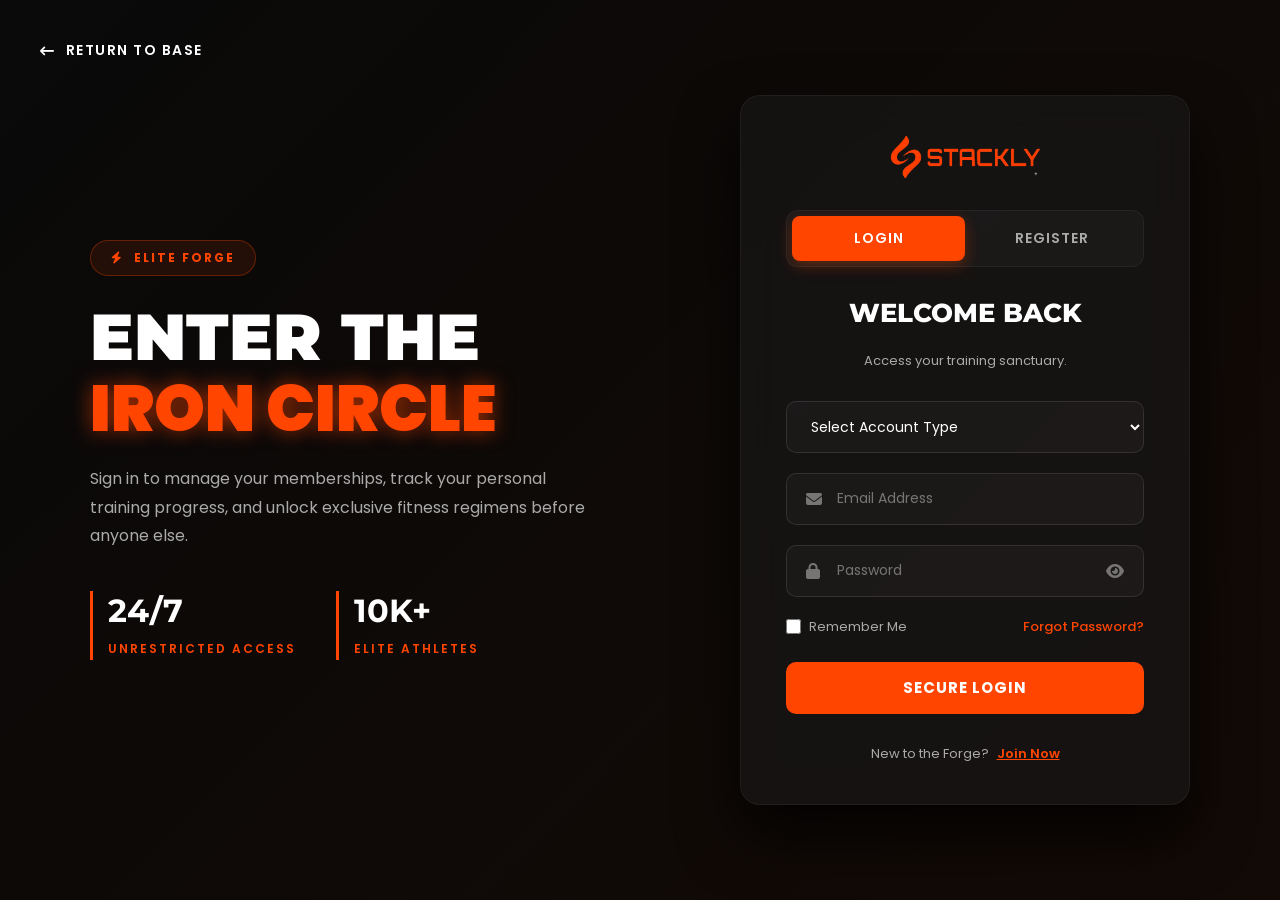
<file: login.html>
<!DOCTYPE html>
<html lang="en">

<head>
    <meta charset="UTF-8">
    <meta name="viewport" content="width=device-width, initial-scale=1.0, maximum-scale=1.0, user-scalable=no">
    <title>IronForge | Elite Portal</title>


    <link rel="stylesheet" href="https://cdnjs.cloudflare.com/ajax/libs/font-awesome/6.5.1/css/all.min.css">


    <link
        href="https://fonts.googleapis.com/css2?family=Montserrat:wght@700;800;900&family=Poppins:wght@300;400;500;600;700&display=swap"
        rel="stylesheet">


    <link rel="stylesheet" href="login.css">
</head>

<body>


    <div class="forge-bg-image"></div>
    <div class="forge-bg-overlay"></div>


    <a href="index.html" class="back-home">
        <i class="fa-solid fa-arrow-left-long"></i> <span>Return to Base</span>
    </a>

    <div class="auth-wrapper">


        <div class="auth-left">
            <span class="brand-badge"><i class="fa-solid fa-bolt"></i> ELITE FORGE</span>
            <h1>Enter the <br><span class="neon-text">Iron Circle</span></h1>
            <p>Sign in to manage your memberships, track your personal training progress, and unlock exclusive fitness
                regimens before anyone else.</p>

            <div class="brand-stats">
                <div class="stat">
                    <h2>24/7</h2><span>Unrestricted Access</span>
                </div>
                <div class="stat">
                    <h2>10K+</h2><span>Elite Athletes</span>
                </div>
            </div>
        </div>


        <div class="auth-card">

            <div class="logo-header">
                <a href="index.html" class="logo">
                    <img src="./asset/Stackly-orange-logo.png" alt="Logo" class="logo">
                </a>
            </div>


            <div class="tab-buttons">
                <button class="active" id="loginBtn">Login</button>
                <button id="signupBtn">Register</button>
            </div>


            <form id="loginForm" novalidate>
                <h2 class="form-title">Welcome Back</h2>
                <p class="subtitle">Access your training sanctuary.</p>

                <select id="loginRole" class="forge-input" required>
                    <option value="" disabled selected>Select Account Type</option>
                    <option value="admin">Admin </option>
                    <option value="user">User</option>
                </select>

                <div class="input-box">
                    <i class="fa-solid fa-envelope"></i>
                    <input type="email" id="loginEmail" class="forge-input" placeholder="Email Address" required>
                </div>
                <span class="error-msg" id="loginEmailError"></span>

                <div class="password-box">
                    <i class="fa-solid fa-lock lock-icon"></i>
                    <input type="password" id="loginPassword" class="forge-input" placeholder="Password" required>
                    <i class="fa-solid fa-eye toggle-password"></i>
                </div>
                <span class="error-msg" id="loginPasswordError"></span>

                <div class="options">
                    <label class="remember-me"><input type="checkbox" id="rememberMe"> Remember Me</label>
                    <a href="404.html">Forgot Password?</a>
                </div>

                <button class="main-btn" type="submit">Secure Login</button>

                <div class="bottom-text">
                    New to the Forge? <span id="showSignup">Join Now</span>
                </div>
            </form>


            <form id="signupForm" class="hidden" novalidate>
                <h2 class="form-title">Join The Elite</h2>
                <p class="subtitle">Forge your physical identity.</p>

                <select id="signupRole" class="forge-input" required>
                    <option value="" disabled selected>Select Account Type</option>
                    <option value="admin">Admin</option>
                    <option value="user">User</option>
                </select>

                <div class="input-box">
                    <i class="fa-regular fa-user"></i>
                    <input type="text" id="signupName" class="forge-input" placeholder="Full Name" required>
                </div>
                <span class="error-msg" id="signupNameError"></span>

                <div class="input-box">
                    <i class="fa-solid fa-envelope"></i>
                    <input type="email" id="signupEmail" class="forge-input" placeholder="Email Address" required>
                </div>
                <span class="error-msg" id="signupEmailError"></span>

                <div class="password-box">
                    <i class="fa-solid fa-lock lock-icon"></i>
                    <input type="password" id="signupPassword" class="forge-input" placeholder="Password" required>
                    <i class="fa-solid fa-eye toggle-password"></i>
                </div>
                <span class="error-msg" id="signupPasswordError"></span>

                <div class="password-box">
                    <i class="fa-solid fa-shield-halved lock-icon"></i>
                    <input type="password" id="signupConfirmPassword" class="forge-input" placeholder="Confirm Password"
                        required>
                    <i class="fa-solid fa-eye toggle-password"></i>
                </div>
                <span class="error-msg" id="signupConfirmError"></span>

                <button type="submit" class="main-btn">Create Account</button>

                <div class="bottom-text">
                    Already an athlete? <span id="showLogin">Sign In</span>
                </div>
            </form>

        </div>
    </div>


    <script src="login.js"></script>
</body>

</html>
</file>
<file: login.css>
:root {
    --primary-dark: #0a0a0a;
    --primary-light: #121212;
    --gold-main: #FF4500;
    --text-white: #ffffff;
    --text-muted: #aaaaaa;
    --danger: #ff4d4d;
    --input-bg: rgba(255, 255, 255, 0.03);
    --input-border: rgba(255, 255, 255, 0.1);
}

* {
    margin: 0;
    padding: 0;
    box-sizing: border-box;
    font-family: 'Poppins', sans-serif;
}

body {
    min-height: 100vh;
    display: flex;
    justify-content: center;
    align-items: center;
    background-color: var(--primary-dark);
    position: relative;
    padding: 40px;
    overflow-x: hidden;
}


.forge-bg-image {
    position: absolute;
    inset: 0;
    background: url('https://images.unsplash.com/photo-1534438327276-14e5300c3a48?q=80&w=1920&auto=format&fit=crop') center/cover no-repeat fixed;
    animation: slowHeroZoom 20s linear infinite alternate;
    z-index: 1;
    filter: grayscale(85%) contrast(1.2);
}

@keyframes slowHeroZoom {
    0% {
        transform: scale(1);
    }

    100% {
        transform: scale(1.1);
    }
}

.forge-bg-overlay {
    position: absolute;
    inset: 0;
    background: linear-gradient(135deg, rgba(10, 10, 10, 0.95) 0%, rgba(20, 10, 5, 0.85) 100%);
    z-index: 2;
    backdrop-filter: blur(5px);
}


.back-home {
    position: absolute;
    top: 40px;
    left: 40px;
    display: flex;
    align-items: center;
    gap: 10px;
    color: var(--text-white);
    font-weight: 600;
    font-size: 14px;
    text-transform: uppercase;
    letter-spacing: 1.5px;
    text-decoration: none;
    transition: 0.3s;
    z-index: 10;
}

.back-home:hover {
    color: var(--gold-main);
    transform: translateX(-5px);
}


.auth-wrapper {
    width: 100%;
    max-width: 1100px;
    display: grid;
    grid-template-columns: 1.2fr 450px;
    align-items: center;
    gap: 60px;
    position: relative;
    z-index: 10;
}


.auth-left {
    color: var(--text-white);
}

.brand-badge {
    display: inline-flex;
    align-items: center;
    gap: 10px;
    padding: 8px 20px;
    border-radius: 30px;
    background: rgba(255, 69, 0, 0.1);
    border: 1px solid rgba(255, 69, 0, 0.3);
    color: var(--gold-main);
    margin-bottom: 25px;
    font-size: 12px;
    font-weight: 700;
    letter-spacing: 2px;
}

.auth-left h1 {
    font-family: 'Montserrat', sans-serif;
    font-size: 65px;
    line-height: 1.1;
    margin-bottom: 20px;
    font-weight: 900;
    text-transform: uppercase;
}

.neon-text {
    color: var(--gold-main);
    text-shadow: 0 0 20px rgba(255, 69, 0, 0.6);
}

.auth-left p {
    max-width: 500px;
    line-height: 1.8;
    color: var(--text-muted);
    font-size: 16px;
    margin-bottom: 40px;
}

.brand-stats {
    display: flex;
    gap: 40px;
}

.stat {
    border-left: 3px solid var(--gold-main);
    padding-left: 15px;
}

.stat h2 {
    font-family: 'Montserrat', sans-serif;
    font-size: 32px;
    color: var(--text-white);
    margin-bottom: 5px;
}

.stat span {
    color: var(--gold-main);
    font-size: 12px;
    text-transform: uppercase;
    letter-spacing: 2px;
    font-weight: 600;
}


.auth-card {
    background: rgba(26, 26, 26, 0.6);
    backdrop-filter: blur(20px);
    -webkit-backdrop-filter: blur(20px);
    border-radius: 20px;
    padding: 40px 45px;
    box-shadow: 0 30px 60px rgba(0, 0, 0, 0.8);
    border: 1px solid rgba(255, 255, 255, 0.05);
    animation: cardFade 0.8s cubic-bezier(0.25, 1, 0.5, 1);
}

@keyframes cardFade {
    from {
        opacity: 0;
        transform: translateY(40px);
    }

    to {
        opacity: 1;
        transform: translateY(0);
    }
}

.logo-header {
    text-align: center;
    margin-bottom: 25px;
}

.brand-logo {
    font-family: 'Montserrat', sans-serif;
    font-size: 28px;
    font-weight: 900;
    color: #fff;
    letter-spacing: 2px;
}

.brand-logo i {
    color: var(--gold-main);
    margin-right: 5px;
}


.tab-buttons {
    display: flex;
    background: rgba(255, 255, 255, 0.03);
    border-radius: 12px;
    padding: 5px;
    margin-bottom: 30px;
    border: 1px solid rgba(255, 255, 255, 0.05);
}

.tab-buttons button {
    flex: 1;
    border: none;
    background: none;
    padding: 12px;
    color: var(--text-muted);
    font-size: 14px;
    font-weight: 600;
    text-transform: uppercase;
    letter-spacing: 1px;
    border-radius: 8px;
    cursor: pointer;
    transition: 0.3s;
}

.tab-buttons button.active {
    background: var(--gold-main);
    color: #fff;
    box-shadow: 0 5px 15px rgba(255, 69, 0, 0.3);
}


form {
    display: flex;
    flex-direction: column;
    gap: 20px;
}

.hidden {
    display: none;
}

.form-title {
    font-family: 'Montserrat', sans-serif;
    font-size: 26px;
    font-weight: 800;
    text-transform: uppercase;
    color: #fff;
    text-align: center;
    margin-bottom: 2px;
}

.subtitle {
    text-align: center;
    color: var(--text-muted);
    font-size: 13px;
    margin-bottom: 10px;
}


.input-box,
.password-box {
    position: relative;
}

.input-box i:not(.toggle-password),
.lock-icon {
    position: absolute;
    left: 20px;
    top: 50%;
    transform: translateY(-50%);
    color: rgba(255, 255, 255, 0.4);
    font-size: 16px;
    transition: 0.3s;
}

.toggle-password {
    position: absolute;
    right: 20px;
    top: 50%;
    transform: translateY(-50%);
    cursor: pointer;
    color: rgba(255, 255, 255, 0.4);
    transition: 0.3s;
    z-index: 10;
}

.toggle-password:hover {
    color: var(--gold-main);
}

.forge-input {
    width: 100%;
    height: 52px;
    border: 1px solid var(--input-border);
    border-radius: 10px;
    background: var(--input-bg);
    outline: none;
    font-size: 14px;
    color: #fff;
    padding: 0 50px;
    transition: 0.3s;
}

select.forge-input {
    padding-right: 20px;
    padding-left: 20px;
    cursor: pointer;
}

select.forge-input option {
    background: var(--primary-dark);
    color: #fff;
}

.forge-input::placeholder {
    color: rgba(255, 255, 255, 0.4);
}

.forge-input:focus {
    border-color: var(--gold-main);
    background: rgba(255, 255, 255, 0.05);
    box-shadow: 0 0 15px rgba(255, 69, 0, 0.2);
}

.forge-input:focus+i,
.forge-input:focus~.lock-icon {
    color: var(--gold-main);
}

input[type="password"]::-ms-reveal,
input[type="password"]::-ms-clear {
    display: none !important;
}


.error-msg {
    color: var(--danger);
    font-size: 12px;
    display: none;
    margin-top: -12px;
    font-weight: 500;
    margin-left: 5px;
}

.error-msg.show {
    display: block;
    animation: softFadeIn 0.3s ease;
}

.input-error {
    border-color: var(--danger) !important;
    background: rgba(255, 77, 77, 0.05) !important;
}

@keyframes softFadeIn {
    from {
        opacity: 0;
        transform: translateY(-5px);
    }

    to {
        opacity: 1;
        transform: translateY(0);
    }
}

.shake-anim {
    animation: shake 0.4s cubic-bezier(.36, .07, .19, .97) both;
}

@keyframes shake {

    10%,
    90% {
        transform: translate3d(-2px, 0, 0);
    }

    20%,
    80% {
        transform: translate3d(4px, 0, 0);
    }

    30%,
    50%,
    70% {
        transform: translate3d(-6px, 0, 0);
    }

    40%,
    60% {
        transform: translate3d(6px, 0, 0);
    }
}


.options {
    display: flex;
    justify-content: space-between;
    align-items: center;
    font-size: 13px;
    margin-bottom: 5px;
}

.remember-me {
    display: flex;
    align-items: center;
    gap: 8px;
    color: var(--text-muted);
    cursor: pointer;
}

.remember-me input {
    accent-color: var(--gold-main);
    width: 15px;
    height: 15px;
}

.options a {
    text-decoration: none;
    color: var(--gold-main);
    font-weight: 500;
    transition: 0.3s;
}

.options a:hover {
    color: #fff;
}


.main-btn {
    border: 2px solid var(--gold-main);
    height: 52px;
    border-radius: 10px;
    background: var(--gold-main);
    color: #fff;
    font-size: 15px;
    font-weight: 700;
    text-transform: uppercase;
    letter-spacing: 1px;
    cursor: pointer;
    transition: 0.3s;
    display: flex;
    align-items: center;
    justify-content: center;
    gap: 10px;
}

.main-btn:hover {
    background: transparent;
    color: var(--gold-main);
    transform: translateY(-3px);
    box-shadow: 0 10px 25px rgba(255, 69, 0, 0.3);
}

.main-btn:disabled {
    opacity: 0.7;
    cursor: not-allowed;
    transform: none;
}


.bottom-text {
    text-align: center;
    color: var(--text-muted);
    font-size: 13px;
    margin-top: 10px;
}

.bottom-text span {
    color: var(--gold-main);
    font-weight: 600;
    cursor: pointer;
    margin-left: 5px;
    transition: 0.3s;
    text-decoration: underline;
}

.bottom-text span:hover {
    color: #fff;
}


@media(max-width: 1024px) {
    .auth-wrapper {
        grid-template-columns: 1fr;
        gap: 40px;
        justify-items: center;
    }

    .auth-left {
        text-align: center;
    }

    .auth-left p {
        margin: 0 auto 30px;
    }

    .brand-stats {
        justify-content: center;
    }
}

@media(max-width: 768px) {
    body {
        padding: 20px;
    }

    .auth-left {
        display: none;
    }

    .auth-card {
        width: 100%;
        max-width: 450px;
        padding: 35px 25px;
    }

    .back-home {
        top: 20px;
        left: 20px;
        font-size: 12px;
        z-index: 11;
    }
}

.logo {
    width: 150px;
}
</file>
